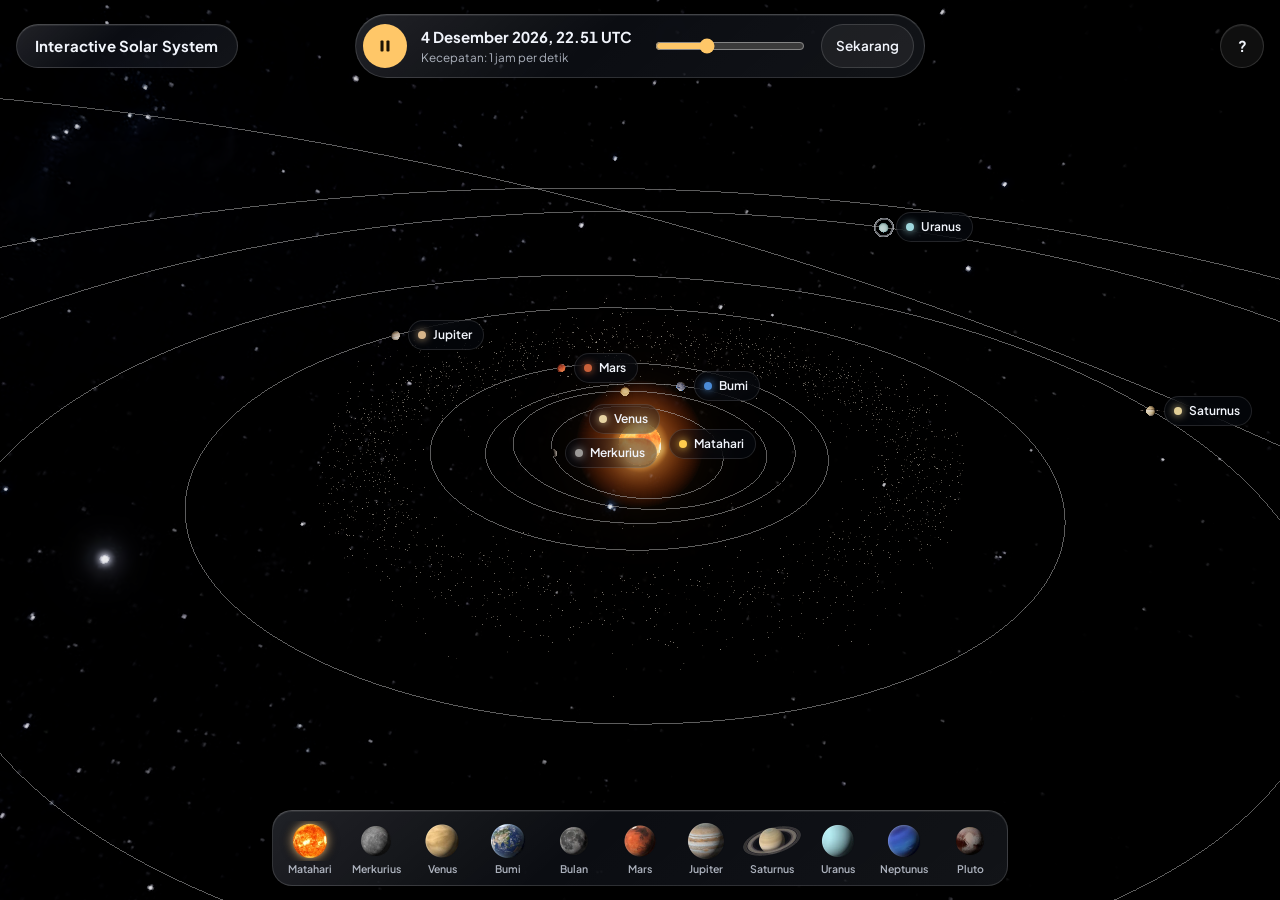
<file: index.html>
<!doctype html>
<html lang="id">
<head>
<meta charset="utf-8">
<meta name="viewport" content="width=device-width, initial-scale=1, viewport-fit=cover">
<title>Interactive Solar System</title>
<meta name="description" content="Tata surya 3D interaktif berbahasa Indonesia: planet bertekstur asli pada posisi sebenarnya, bisa didekati, diputar, dan diperbesar.">
<meta name="theme-color" content="#04060b">
<link rel="icon" href="data:,">
<link rel="preload" href="assets/fonts/PlusJakartaSans-Variable.woff2" as="font" type="font/woff2" crossorigin>
<link rel="stylesheet" href="css/app.css">
<script type="importmap">
{ "imports": { "three": "./js/vendor/three/three.module.js", "three/addons/": "./js/vendor/three/addons/" } }
</script>
</head>
<body>
<canvas id="scene" tabindex="-1" aria-label="Tata surya tiga dimensi. Pilih nama benda langit untuk mendekatinya."></canvas>

<div class="labels" id="labels" role="group" aria-label="Benda langit"></div>

<header class="topbar">
  <button class="glass pill brand" id="home" type="button">
    <span class="brand__back" aria-hidden="true">
      <svg viewBox="0 0 20 20" width="18" height="18"><path d="M12.5 4.5 7 10l5.5 5.5" fill="none" stroke="currentColor" stroke-width="2" stroke-linecap="round" stroke-linejoin="round"/></svg>
    </span>
    <span id="home-text">Interactive Solar System</span>
  </button>
  <div class="glass timebar" id="timebar" role="group" aria-label="Waktu">
    <button class="round round--solid" id="play" type="button" aria-label="Jeda waktu">
      <svg class="i-pause" viewBox="0 0 20 20" width="18" height="18" aria-hidden="true"><rect x="5" y="4" width="3.4" height="12" rx="1" fill="currentColor"/><rect x="11.6" y="4" width="3.4" height="12" rx="1" fill="currentColor"/></svg>
      <svg class="i-play" viewBox="0 0 20 20" width="18" height="18" aria-hidden="true"><path d="M6 4.2v11.6a.8.8 0 0 0 1.2.7l9.3-5.8a.8.8 0 0 0 0-1.4L7.2 3.5A.8.8 0 0 0 6 4.2Z" fill="currentColor"/></svg>
    </button>
    <div class="timebar__text">
      <span class="timebar__date" id="date">&nbsp;</span>
      <label class="timebar__speed" for="speed" id="speed-label">&nbsp;</label>
    </div>
    <input type="range" id="speed" min="0" max="6" step="1" value="2">
    <button class="text-btn" id="now" type="button">Sekarang</button>
  </div>
  <button class="glass round" id="help-btn" type="button" aria-label="Cara memakai dan sumber" aria-expanded="false" aria-controls="help">?</button>
</header>

<aside class="glass card" id="card" hidden aria-labelledby="card-title"></aside>

<nav class="glass dock" id="dock" aria-label="Pilih benda langit"></nav>

<div class="toast glass" id="toast" role="status" aria-live="polite" hidden></div>

<div class="backdrop" id="help-backdrop" hidden></div>
<section class="glass help" id="help" role="dialog" aria-modal="true" aria-labelledby="help-title" hidden tabindex="-1">
  <button class="round help__close" id="help-close" type="button" aria-label="Tutup">
    <svg viewBox="0 0 20 20" width="16" height="16" aria-hidden="true"><path d="m5 5 10 10M15 5 5 15" stroke="currentColor" stroke-width="2" stroke-linecap="round"/></svg>
  </button>
  <h2 id="help-title">Cara menjelajah</h2>
  <ul class="help__list">
    <li><b>Klik atau ketuk</b> planet, namanya, atau gambarnya di deretan bawah untuk terbang mendekat. Satelit sebuah planet bisa dipilih dari kartu infonya.</li>
    <li><b>Seret</b> untuk memutar arah kamera, <b>gulir</b> atau <b>cubit</b> untuk memperbesar. Gulir di atas planet atau satelit mana pun untuk mendekatinya tanpa memilihnya dulu.</li>
    <li><b>Esc</b> atau tombol kiri atas untuk kembali melihat seluruh tata surya.</li>
    <li>Papan ketik: <kbd>←</kbd> <kbd>→</kbd> pindah benda, <kbd>↑</kbd> <kbd>↓</kbd> putar naik turun, <kbd>Shift</kbd> + <kbd>←</kbd> <kbd>→</kbd> putar ke samping, <kbd>+</kbd> <kbd>−</kbd> perbesar, <kbd>Spasi</kbd> jeda waktu.</li>
  </ul>
  <p>Posisi planet dan satelit dihitung untuk tanggal yang tampil di atas (elemen orbit JPL, tahun 1800 sampai 2050), dan arah sumbu serta putaran tiap benda mengikuti data IAU. Sisi siang dan malam Bumi sesuai jam yang tampil.</p>
  <p>Ukuran planet dan satelit sebanding satu sama lain. Matahari diperkecil, dan jarak antarplanet serta jarak satelit ke planetnya dipadatkan supaya semuanya muat di layar.</p>
  <p class="help__small">Data: NASA NSSDCA, JPL, IAU. Tekstur: <a href="https://www.solarsystemscope.com/textures/">Solar System Scope</a> (CC BY 4.0), peta Pluto NASA/JHUAPL/SwRI, peta satelit USGS Astrogeology dan NASA/JPL (Deimos: P. Stooke). <a href="https://github.com/EEDTAN/Interactive-Solar-System-Education">Kode sumber di GitHub</a>.</p>
</section>

<div class="loader" id="loader">
  <div class="glass loader__box">
    <p class="loader__title">Menyiapkan tata surya</p>
    <div class="loader__bar"><span id="loader-fill"></span></div>
    <p class="loader__text" id="loader-text">Memuat tekstur planet</p>
  </div>
</div>

<div class="glass fatal" id="error" role="alert" hidden></div>

<noscript><div class="glass fatal">Halaman ini membutuhkan JavaScript untuk menampilkan tata surya 3D.</div></noscript>
<script>
  // Modul JavaScript dan tekstur WebGL diblokir peramban bila berkas dibuka langsung dari disk.
  if (location.protocol === 'file:') {
    document.getElementById('loader').hidden = true;
    var e = document.getElementById('error');
    e.innerHTML = '<strong>Buka lewat server lokal.</strong> Peramban tidak mengizinkan tampilan 3D dari berkas di disk. ' +
      'Di folder proyek jalankan <code>python -m http.server 8000</code>, lalu buka <code>http://localhost:8000</code>, ' +
      'atau buka <a href="https://eedtan.github.io/Interactive-Solar-System-Education/">versi online</a>.';
    e.hidden = false;
  }
</script>
<script src="js/data.js"></script>
<script src="js/astro.js"></script>
<script type="module" src="js/app.js"></script>
</body>
</html>
</file>
<file: css/app.css>
/*
 * app.css: tampilan kaca di atas adegan 3D.
 * Semua panel melayang di atas tata surya yang terus bergerak, jadi panel memakai kaca buram:
 * isi di belakangnya tetap terasa, tetapi teks di depannya tetap terbaca.
 * Huruf: Plus Jakarta Sans (Tokotype, Indonesia), sans geometris yang modern dan jelas di layar kecil.
 */

@font-face {
  font-family: "Plus Jakarta Sans";
  src: url("../assets/fonts/PlusJakartaSans-Variable.woff2") format("woff2");
  font-weight: 200 800;
  font-display: swap;
}

:root {
  --text: #f1f4fb;
  --muted: rgba(226, 233, 247, 0.74);
  --faint: rgba(226, 233, 247, 0.5);
  --accent: #ffc768;                 /* cahaya Matahari: tombol aktif dan fokus */
  --accent-ink: #1d1406;
  --glass: rgba(12, 16, 28, 0.46);
  --glass-strong: rgba(10, 13, 24, 0.7);
  --edge: rgba(255, 255, 255, 0.14);
  --edge-top: rgba(255, 255, 255, 0.22);
  --blur: 18px;
  --radius: 22px;
  --safe-b: env(safe-area-inset-bottom, 0px);
  --top: max(14px, env(safe-area-inset-top, 0px));
  --bar-h: 60px;                     /* tinggi bilah waktu */
  --head-h: 60px;                    /* tinggi seluruh bilah atas, untuk posisi kartu */
  --dock-h: 76px;
  --dock-gap: 14px;
  color-scheme: dark;
}

*,
*::before,
*::after {
  box-sizing: border-box;
}

[hidden] {
  display: none !important;
}

html,
body {
  margin: 0;
  height: 100%;
  overflow: hidden;
  background: #04060b;
  color: var(--text);
  font-family: "Plus Jakarta Sans", system-ui, -apple-system, "Segoe UI", Roboto, sans-serif;
  font-size: 15px;
  line-height: 1.55;
  -webkit-text-size-adjust: 100%;
}

#scene {
  position: fixed;
  inset: 0;
  width: 100%;
  height: 100%;
  display: block;
  touch-action: none;
  outline: none;
}

#scene.is-pointer {
  cursor: pointer;
}

button,
input {
  font: inherit;
  color: inherit;
}

:focus-visible {
  outline: 2px solid var(--accent);
  outline-offset: 3px;
}

a {
  color: var(--text);
  text-underline-offset: 3px;
}

/* ---------- Kaca ---------- */

.glass {
  background:
    linear-gradient(140deg, rgba(255, 255, 255, 0.11), rgba(255, 255, 255, 0.025) 42%, rgba(255, 255, 255, 0.05)),
    var(--glass);
  -webkit-backdrop-filter: blur(var(--blur)) saturate(160%);
  backdrop-filter: blur(var(--blur)) saturate(160%);
  border: 1px solid var(--edge);
  border-top-color: var(--edge-top);
  box-shadow: 0 18px 50px rgba(0, 0, 0, 0.38), inset 0 1px 0 rgba(255, 255, 255, 0.08);
  border-radius: var(--radius);
}

/* Peramban tanpa backdrop-filter: panel dibuat lebih gelap supaya teks tetap terbaca. */
@supports not ((backdrop-filter: blur(1px)) or (-webkit-backdrop-filter: blur(1px))) {
  .glass {
    background: var(--glass-strong);
  }
}

.round {
  width: 44px;
  height: 44px;
  display: inline-grid;
  place-items: center;
  border-radius: 50%;
  border: 1px solid var(--edge);
  background: rgba(255, 255, 255, 0.06);
  cursor: pointer;
  font-weight: 700;
  flex: none;
}

.round:hover {
  background: rgba(255, 255, 255, 0.14);
}

.round--solid {
  background: var(--accent);
  color: var(--accent-ink);
  border-color: transparent;
}

.round--solid:hover {
  background: #ffd68d;
}

.text-btn {
  min-height: 44px;
  padding: 0 14px;
  border-radius: 999px;
  border: 1px solid var(--edge);
  background: rgba(255, 255, 255, 0.06);
  cursor: pointer;
  font-weight: 600;
  font-size: 0.9rem;
}

.text-btn:hover {
  background: rgba(255, 255, 255, 0.14);
}

/* ---------- Bilah atas ---------- */

/* Nama aplikasi di kiri, bilah waktu tepat di tengah, tombol panduan di kanan. */
.topbar {
  position: fixed;
  top: var(--top);
  left: 16px;
  right: 16px;
  display: grid;
  grid-template-columns: 1fr auto 1fr;
  align-items: center;
  gap: 12px;
  pointer-events: none;
  z-index: 20;
}

.topbar .brand {
  justify-self: start;
}

.topbar #help-btn {
  justify-self: end;
}

.topbar > * {
  pointer-events: auto;
}

.pill {
  border-radius: 999px;
}

.brand {
  display: inline-flex;
  align-items: center;
  gap: 8px;
  min-height: 44px;
  padding: 0 18px;
  cursor: pointer;
  font-weight: 700;
  letter-spacing: 0.01em;
}

.brand__back {
  display: none;
}

.is-focused .brand__back {
  display: inline-grid;
}

.is-focused .brand {
  padding-left: 12px;
}

#help-btn {
  border-radius: 50%;
}

/* ---------- Label di dalam adegan ---------- */

.labels {
  position: fixed;
  inset: 0;
  pointer-events: none;
  z-index: 5;
}

.label {
  position: absolute;
  left: 0;
  top: 0;
  display: inline-flex;
  align-items: center;
  gap: 7px;
  min-height: 30px;
  padding: 0 11px 0 9px;
  border-radius: 999px;
  border: 1px solid rgba(255, 255, 255, 0.12);
  background: rgba(10, 14, 24, 0.38);
  -webkit-backdrop-filter: blur(8px);
  backdrop-filter: blur(8px);
  font-size: 0.8rem;
  font-weight: 600;
  white-space: nowrap;
  cursor: pointer;
  pointer-events: auto;
  will-change: transform;
  transition: opacity 0.25s ease, background 0.2s ease;
}

/* Area sentuh minimal 44 px tanpa memperbesar tampilan label. */
.label::after {
  content: "";
  position: absolute;
  inset: -8px -4px;
}

.label:hover,
.label:focus-visible {
  background: rgba(20, 26, 42, 0.72);
}

.label__dot {
  width: 8px;
  height: 8px;
  border-radius: 50%;
  background: var(--c, #fff);
  box-shadow: 0 0 8px var(--c, #fff);
}

.label.is-off {
  opacity: 0;
  pointer-events: none;
  visibility: hidden;
}

/* Satelit: label lebih kecil supaya planetnya tetap menonjol. */
.label--moon {
  min-height: 26px;
  padding: 0 9px 0 7px;
  font-size: 0.72rem;
}

.label--moon .label__dot {
  width: 6px;
  height: 6px;
  box-shadow: none;
}

/* ---------- Kartu info benda ---------- */

.card {
  --card-top: calc(var(--top) + var(--head-h) + 12px);
  position: fixed;
  top: var(--card-top);
  right: 18px;
  width: min(380px, calc(100vw - 36px));
  max-height: calc(100vh - var(--card-top) - var(--dock-h) - var(--dock-gap) - 12px - var(--safe-b));
  max-height: calc(100dvh - var(--card-top) - var(--dock-h) - var(--dock-gap) - 12px - var(--safe-b));
  overflow-y: auto;
  overscroll-behavior: contain;
  padding: 22px 22px 18px;
  z-index: 15;
  animation: card-in 0.45s cubic-bezier(0.2, 0.8, 0.2, 1);
  transition: opacity 0.18s ease;
  scrollbar-width: thin;
  scrollbar-color: rgba(255, 255, 255, 0.25) transparent;
}

/* Berpindah benda: isi kartu memudar sebentar, lalu muncul isi yang baru. */
.card.is-swapping {
  opacity: 0;
}

@keyframes card-in {
  from {
    opacity: 0;
    transform: translateX(24px);
  }
}

.card__close {
  position: absolute;
  top: 14px;
  right: 14px;
}

.card__kicker {
  margin: 0;
  color: var(--muted);
  font-size: 0.8rem;
  font-weight: 600;
}

.card__title {
  margin: 2px 0 4px;
  font-size: clamp(1.9rem, 1.4rem + 1.6vw, 2.6rem);
  line-height: 1.1;
  font-weight: 800;
  letter-spacing: -0.02em;
  padding-right: 48px;
}

.card__tagline {
  margin: 0 0 16px;
  color: var(--muted);
}

.stats {
  display: grid;
  grid-template-columns: 1fr 1fr;
  gap: 8px;
  margin: 0 0 16px;
}

.stats > div {
  padding: 10px 12px;
  border-radius: 14px;
  background: rgba(255, 255, 255, 0.05);
  border: 1px solid rgba(255, 255, 255, 0.07);
}

.stats dt {
  color: var(--muted);
  font-size: 0.74rem;
  font-weight: 600;
}

.stats dd {
  margin: 1px 0 0;
  font-size: 1.02rem;
  font-weight: 700;
  font-variant-numeric: tabular-nums;
}

.stats small {
  display: block;
  color: var(--faint);
  font-size: 0.72rem;
  font-weight: 500;
}

.card__summary {
  margin: 0 0 12px;
}

.card__moons {
  margin: 0 0 14px;
}

.card__moons h3 {
  margin: 0 0 6px;
  color: var(--muted);
  font-size: 0.8rem;
  font-weight: 700;
}

.chips {
  display: flex;
  flex-wrap: wrap;
  gap: 6px;
}

.chip {
  min-height: 44px;
  padding: 0 14px;
  border-radius: 999px;
  border: 1px solid var(--edge);
  background: rgba(255, 255, 255, 0.06);
  cursor: pointer;
  font-size: 0.86rem;
  font-weight: 600;
}

.chip:hover {
  background: rgba(255, 255, 255, 0.14);
}

.card__more summary {
  display: inline-flex;
  align-items: center;
  min-height: 44px;
  cursor: pointer;
  font-weight: 700;
  color: var(--accent);
  list-style: none;
}

.card__more summary::-webkit-details-marker {
  display: none;
}

.card__more summary::after {
  content: "";
  width: 8px;
  height: 8px;
  margin-left: 10px;
  border-right: 2px solid currentColor;
  border-bottom: 2px solid currentColor;
  transform: rotate(45deg) translateY(-3px);
  transition: transform 0.2s ease;
}

.card__more[open] summary::after {
  transform: rotate(-135deg) translateY(-1px);
}

.card__more p {
  color: var(--muted);
  margin: 0 0 10px;
}

.card__more h3 {
  margin: 14px 0 6px;
  font-size: 0.85rem;
  font-weight: 700;
}

.card__facts {
  margin: 0;
  padding-left: 18px;
  color: var(--muted);
}

.card__facts li + li {
  margin-top: 6px;
}

.card__source {
  margin: 14px 0 0;
  color: var(--faint);
  font-size: 0.72rem;
}

/* ---------- Bilah waktu ---------- */

.timebar {
  display: flex;
  align-items: center;
  gap: 14px;
  min-height: var(--bar-h);
  padding: 7px 10px 7px 7px;
  border-radius: 999px;
}

.timebar__text {
  display: grid;
  min-width: 14.5em;
}

.timebar__date {
  font-weight: 700;
  font-variant-numeric: tabular-nums;
  white-space: nowrap;
}

.timebar__speed {
  color: var(--muted);
  font-size: 0.78rem;
  white-space: nowrap;
}

#play .i-play {
  display: none;
}

#play[aria-pressed="false"] .i-play {
  display: block;
}

#play[aria-pressed="false"] .i-pause {
  display: none;
}

#speed {
  width: 150px;
  min-height: 44px;
  accent-color: var(--accent);
  background: transparent;
}

/* ---------- Deretan benda (dock) ---------- */

.dock {
  position: fixed;
  left: 50%;
  bottom: calc(var(--dock-gap) + var(--safe-b));
  transform: translateX(-50%);
  display: flex;
  gap: 2px;
  height: var(--dock-h);
  max-width: calc(100vw - 20px);
  padding: 5px;
  border-radius: 20px;
  overflow-x: auto;
  overflow-y: hidden;
  overscroll-behavior-x: contain;
  scroll-snap-type: x proximity;
  scrollbar-width: thin;
  scrollbar-color: rgba(255, 255, 255, 0.25) transparent;
  z-index: 20;
}

.dock__item {
  flex: none;
  display: grid;
  justify-items: center;
  align-content: center;
  gap: 2px;
  width: 64px;
  padding: 0;
  border: 0;
  border-radius: 15px;
  background: transparent;
  cursor: pointer;
  scroll-snap-align: center;
  transition: background 0.2s ease;
}

.dock__item:hover {
  background: rgba(255, 255, 255, 0.07);
}

.dock__item.is-active {
  background: rgba(255, 255, 255, 0.14);
}

.dock__item:focus-visible {
  outline-offset: -2px;
}

/* Gambar tiap benda dari satu lembar (tools/make_thumbs.py), digeser menurut urutannya. */
.dock__ball {
  width: 64px;
  height: 40px;
  background: url("../assets/thumbs.webp") no-repeat;
  background-size: 704px 40px;
  background-position: calc(var(--i) * -64px) 0;
  transition: transform 0.25s cubic-bezier(0.2, 0.8, 0.2, 1);
}

.dock__item:hover .dock__ball,
.dock__item.is-active .dock__ball {
  transform: scale(1.1);
}

.dock__name {
  color: var(--muted);
  font-size: 0.7rem;
  font-weight: 600;
  line-height: 1.2;
  white-space: nowrap;
}

.dock__item.is-active .dock__name {
  color: var(--accent);
}

/* ---------- Pesan singkat ---------- */

.toast {
  position: fixed;
  left: 50%;
  bottom: calc(var(--dock-h) + var(--dock-gap) + 14px + var(--safe-b));
  transform: translateX(-50%);
  max-width: min(560px, calc(100vw - 32px));
  padding: 12px 18px;
  border-radius: 16px;
  z-index: 25;
  text-align: center;
  font-size: 0.92rem;
}

/* ---------- Panduan ---------- */

.backdrop {
  position: fixed;
  inset: 0;
  background: rgba(2, 4, 8, 0.45);
  z-index: 40;
}

.help {
  position: fixed;
  left: 50%;
  top: 50%;
  transform: translate(-50%, -50%);
  width: min(560px, calc(100vw - 28px));
  max-height: calc(100vh - 40px);
  overflow-y: auto;
  padding: 26px 26px 20px;
  z-index: 41;
  outline: none;
}

.help h2 {
  margin: 0 0 12px;
  font-size: 1.5rem;
  font-weight: 800;
  letter-spacing: -0.01em;
}

.help__close {
  position: absolute;
  top: 14px;
  right: 14px;
}

.help__list {
  margin: 0 0 14px;
  padding-left: 18px;
}

.help__list li + li {
  margin-top: 6px;
}

.help p {
  color: var(--muted);
  margin: 0 0 10px;
}

.help__small {
  font-size: 0.8rem;
}

kbd {
  display: inline-block;
  min-width: 1.6em;
  padding: 0 0.4em;
  border-radius: 6px;
  border: 1px solid var(--edge);
  background: rgba(255, 255, 255, 0.08);
  font-family: inherit;
  font-size: 0.85em;
  text-align: center;
}

/* ---------- Layar muat dan galat ---------- */

.loader {
  position: fixed;
  inset: 0;
  display: grid;
  place-items: center;
  background: radial-gradient(ellipse at center, rgba(20, 26, 44, 0.65), #04060b 70%);
  z-index: 50;
  transition: opacity 0.8s ease;
}

.loader.is-done {
  opacity: 0;
  pointer-events: none;
}

.loader__box {
  width: min(340px, calc(100vw - 40px));
  padding: 22px 24px;
  text-align: center;
}

.loader__title {
  margin: 0 0 14px;
  font-weight: 700;
  font-size: 1.05rem;
}

.loader__bar {
  height: 6px;
  border-radius: 99px;
  background: rgba(255, 255, 255, 0.1);
  overflow: hidden;
}

.loader__bar span {
  display: block;
  height: 100%;
  width: 0;
  border-radius: inherit;
  background: var(--accent);
  transition: width 0.3s ease;
}

.loader__text {
  margin: 10px 0 0;
  color: var(--muted);
  font-size: 0.85rem;
}

.fatal {
  position: fixed;
  left: 50%;
  top: 50%;
  transform: translate(-50%, -50%);
  width: min(520px, calc(100vw - 32px));
  padding: 22px 24px;
  z-index: 60;
}

.fatal strong {
  display: block;
  margin-bottom: 6px;
  color: var(--accent);
}

.fatal code {
  padding: 1px 6px;
  border-radius: 6px;
  background: rgba(255, 255, 255, 0.1);
}

/* ---------- Layar sedang: bilah waktu turun ke baris kedua ---------- */

@media (max-width: 1020px) {
  :root {
    --head-h: 114px; /* nama 44 px + jarak 10 px + bilah waktu 60 px */
  }

  .topbar {
    grid-template-columns: 1fr auto;
    row-gap: 10px;
  }

  .topbar .timebar {
    grid-row: 2;
    grid-column: 1 / -1;
    justify-self: center;
  }
}

/* ---------- Layar sempit: kartu menjadi lembar bawah, deretan benda bisa digeser ---------- */

@media (max-width: 720px) {
  :root {
    --head-h: 110px;
    --dock-h: 72px;
    --dock-gap: 8px;
  }

  html,
  body {
    font-size: 14px;
  }

  .topbar {
    left: 10px;
    right: 10px;
    row-gap: 8px;
  }

  .brand {
    padding: 0 14px;
  }

  .topbar .timebar {
    justify-self: stretch;
    gap: 8px;
  }

  .timebar__text {
    min-width: 0;
    flex: 1;
  }

  .timebar__date {
    overflow: hidden;
    font-size: 0.8rem;
    text-overflow: ellipsis;
  }

  .timebar__speed {
    font-size: 0.72rem;
  }

  /* "Kecepatan:" tetap dibacakan pembaca layar, tetapi tidak memakan tempat di layar sempit. */
  .timebar__prefix {
    position: absolute;
    width: 1px;
    height: 1px;
    overflow: hidden;
    clip: rect(0 0 0 0);
    white-space: nowrap;
  }

  #speed {
    width: 80px;
  }

  .text-btn {
    padding: 0 9px;
    font-size: 0.8rem;
  }

  .card {
    top: auto;
    left: 10px;
    right: 10px;
    width: auto;
    bottom: calc(var(--dock-h) + var(--dock-gap) + 8px + var(--safe-b));
    max-height: 40vh;
    max-height: 40dvh;
    padding: 18px 16px 14px;
    animation-name: sheet-in;
  }

  @keyframes sheet-in {
    from {
      opacity: 0;
      transform: translateY(24px);
    }
  }

  .dock {
    left: 8px;
    right: 8px;
    transform: none;
    max-width: none;
  }

  .toast {
    bottom: calc(var(--dock-h) + var(--dock-gap) + 10px + var(--safe-b));
  }

  .is-focused .toast {
    display: none;
  }
}

@media (prefers-reduced-motion: reduce) {
  *,
  *::before,
  *::after {
    animation-duration: 0.01ms !important;
    transition-duration: 0.01ms !important;
  }
}
</file>
